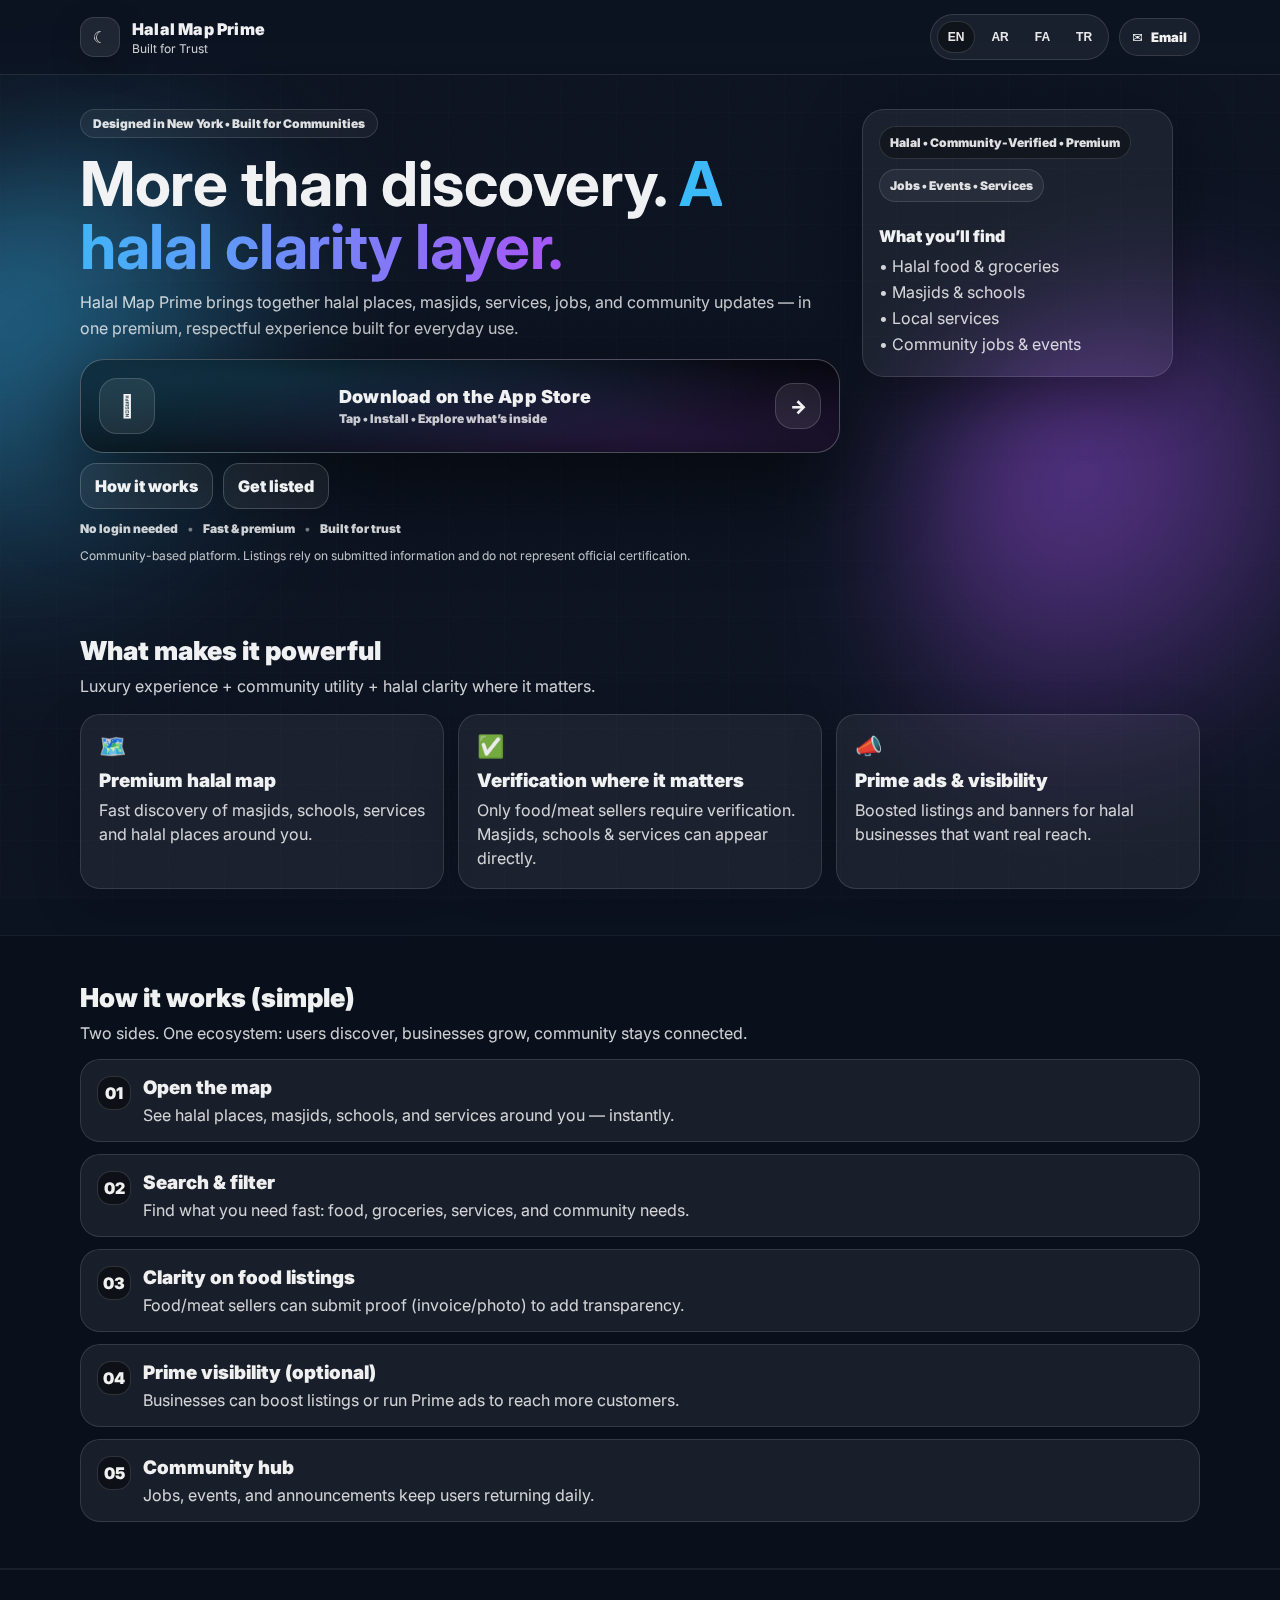
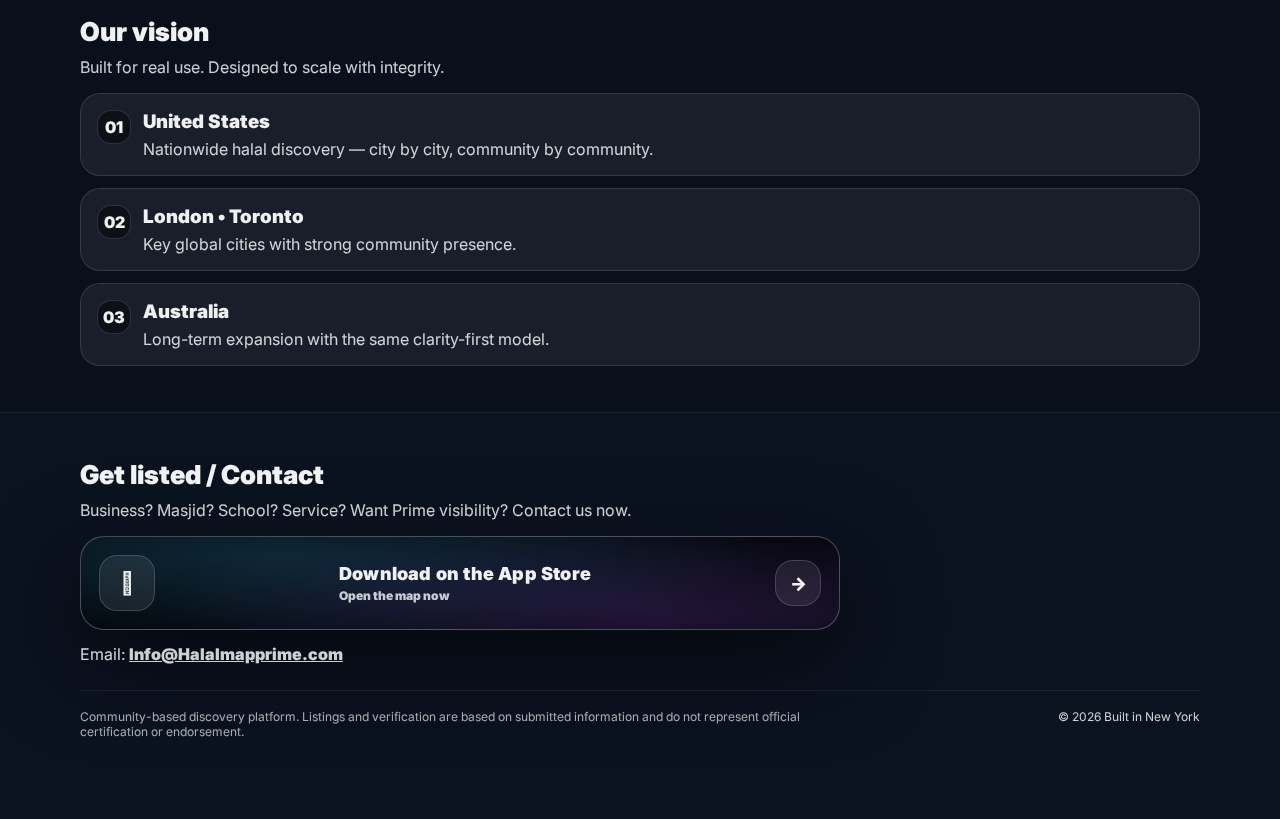
<file: index.html>
<!doctype html>
<html lang="en" dir="ltr" id="root">
<head>
  <meta charset="utf-8" />
  <meta name="viewport" content="width=device-width,initial-scale=1" />
  <meta name="theme-color" content="#0b1220" />

  <title>Halal Map Prime — Built for Trust</title>
  <meta name="description" content="Halal Map Prime brings together halal places, masjids, services, jobs, and community updates — in one premium, respectful experience." />

  <!-- Open Graph -->
  <meta property="og:title" content="Halal Map Prime — Built for Trust" />
  <meta property="og:description" content="Discover halal places, community services, and local businesses with clarity and premium experience." />
  <meta property="og:type" content="website" />

  <!-- Fonts -->
  <link rel="preconnect" href="https://fonts.googleapis.com">
  <link rel="preconnect" href="https://fonts.gstatic.com" crossorigin>
  <link href="https://fonts.googleapis.com/css2?family=Inter:wght@400;600;800;900&family=Tajawal:wght@400;700;900&display=swap" rel="stylesheet">

  <!-- Google Analytics -->
  <script async src="https://www.googletagmanager.com/gtag/js?id=G-VCT0G5HB9W"></script>
  <script>
    window.dataLayer = window.dataLayer || [];
    function gtag(){dataLayer.push(arguments);}
    gtag('js', new Date());
    gtag('config', 'G-VCT0G5HB9W');
  </script>

  <style>
    :root{
      --bg:#0b1220;
      --glass: rgba(255,255,255,.06);
      --glass2: rgba(0,0,0,.55);
      --border: rgba(255,255,255,.14);
      --border2: rgba(255,255,255,.22);
      --text: rgba(255,255,255,.94);
      --muted: rgba(255,255,255,.78);
      --shadow: 0 18px 60px rgba(0,0,0,.35);
      --shadow2: 0 30px 90px rgba(0,0,0,.60);
      --radius: 22px;
    }

    *{ box-sizing:border-box; }
    html,body{ height:100%; }
    body{
      margin:0;
      font-family: Inter, system-ui, -apple-system, Segoe UI, Roboto, Arial, sans-serif;
      background: var(--bg);
      color: var(--text);
      overflow-x:hidden;
    }

    /* Background FX */
    .bg{ position:fixed; inset:0; z-index:-1; overflow:hidden; }
    .orb{ position:absolute; width:560px; height:560px; border-radius:999px; filter: blur(70px); opacity:.55; }
    .orb.a{ left:-170px; top:140px; background: radial-gradient(circle at 30% 30%, #38bdf8, transparent 60%); }
    .orb.b{ right:-180px; bottom:40px; background: radial-gradient(circle at 30% 30%, #a855f7, transparent 60%); }
    .grid{
      position:absolute; inset:0; opacity:.10;
      background-image:
        linear-gradient(rgba(255,255,255,.08) 1px, transparent 1px),
        linear-gradient(90deg, rgba(255,255,255,.08) 1px, transparent 1px);
      background-size: 56px 56px;
    }
    .noise{
      position:absolute; inset:0; opacity:.08;
      background-image: url("data:image/svg+xml,%3Csvg xmlns='http://www.w3.org/2000/svg' width='120' height='120'%3E%3Cfilter id='n'%3E%3CfeTurbulence type='fractalNoise' baseFrequency='.9' numOctaves='3' stitchTiles='stitch'/%3E%3C/filter%3E%3Crect width='120' height='120' filter='url(%23n)' opacity='.35'/%3E%3C/svg%3E");
      mix-blend-mode: overlay;
    }

    .container{ width:min(1120px, 92vw); margin:0 auto; }

    /* Topbar */
    header{
      position:sticky; top:0; z-index:50;
      backdrop-filter: blur(14px);
      -webkit-backdrop-filter: blur(14px);
      background: rgba(11,18,32,.55);
      border-bottom:1px solid rgba(255,255,255,.10);
    }
    .topbar{
      display:flex; align-items:center; justify-content:space-between;
      gap:14px;
      padding: 14px 0;
    }

    .brand{ display:flex; align-items:center; gap:12px; min-width:0; }
    .logo{
      width:40px; height:40px; border-radius:14px;
      background: rgba(255,255,255,.08);
      border:1px solid rgba(255,255,255,.12);
      display:flex; align-items:center; justify-content:center;
      box-shadow: 0 10px 30px rgba(0,0,0,.25);
      flex-shrink:0;
      position:relative;
    }
    .logo span{ opacity:.95; font-weight:900; }
    .brand-title{ font-weight:900; letter-spacing:.2px; white-space:nowrap; overflow:hidden; text-overflow:ellipsis; }
    .brand-sub{ font-size:12px; opacity:.85; margin-top:2px; }

    .right{
      display:flex; align-items:center; gap:10px; flex-wrap:wrap; justify-content:flex-end;
    }

    .lang{
      display:flex; gap:6px;
      padding:6px;
      border-radius:999px;
      background: rgba(255,255,255,.06);
      border:1px solid rgba(255,255,255,.12);
    }
    .lang button{
      cursor:pointer;
      border:0;
      color: rgba(255,255,255,.90);
      background: transparent;
      padding:8px 10px;
      border-radius:999px;
      font-weight:900;
      font-size:12px;
    }
    .lang button.active{
      background: rgba(0,0,0,.40);
      border:1px solid rgba(255,255,255,.14);
    }

    .pill{
      display:inline-flex; align-items:center; gap:8px;
      padding:10px 12px;
      border-radius:999px;
      text-decoration:none;
      color:var(--text);
      background: rgba(255,255,255,.06);
      border:1px solid rgba(255,255,255,.12);
      font-weight:900;
      font-size: 13px;
    }

    /* HERO */
    .hero{ padding: 34px 0 26px; }
    .hero-inner{
      display:grid;
      grid-template-columns: 1.08fr .92fr;
      gap: 22px;
      align-items:start;
    }
    @media (max-width: 960px){
      .hero-inner{ grid-template-columns: 1fr; }
    }

    .kicker{
      display:inline-flex;
      padding: 6px 12px;
      border-radius: 999px;
      border:1px solid rgba(255,255,255,.14);
      background: rgba(255,255,255,.06);
      font-weight: 900;
      font-size: 12px;
      opacity:.92;
    }

    h1{
      margin: 14px 0 0 0;
      font-size: clamp(38px, 4.9vw, 62px);
      line-height: 1.02;
      letter-spacing: -.3px;
    }
    .grad{
      background: linear-gradient(90deg, #38bdf8, #a855f7);
      -webkit-background-clip: text;
      background-clip: text;
      color: transparent;
    }
    .lead{
      margin: 12px 0 0 0;
      color: var(--muted);
      font-size: 16px;
      line-height: 1.58;
      max-width: 76ch;
    }

    /* MEGA Download + 2 secondary buttons */
    .cta-row{
      margin-top: 18px;
      display:flex;
      gap: 10px;
      flex-wrap:wrap;
      align-items:center;
    }

    .cta-mega{
      width: min(760px, 92vw);
      min-height: 92px;
      padding: 18px 18px;
      border-radius: 24px;
      display:flex;
      align-items:center;
      justify-content:space-between;
      gap:14px;

      background:
        radial-gradient(900px 160px at 25% 20%, rgba(56,189,248,.18), transparent 55%),
        radial-gradient(900px 160px at 75% 80%, rgba(168,85,247,.18), transparent 55%),
        rgba(0,0,0,.62);

      border:1px solid rgba(255,255,255,.26);
      box-shadow: var(--shadow2);
      text-decoration:none;
      color: var(--text);
    }
    .cta-mega:hover{ transform: translateY(-2px); transition: .18s ease; }

    .cta-icon{
      width: 56px;
      height: 56px;
      display:flex;
      align-items:center;
      justify-content:center;
      border-radius: 18px;
      font-size: 22px;
      font-weight: 900;
      background: rgba(255,255,255,.08);
      border: 1px solid rgba(255,255,255,.16);
      flex-shrink:0;
    }

    .cta-text{
      display:flex;
      flex-direction:column;
      gap:4px;
      min-width:0;
    }

    .cta-title{
      font-weight: 900;
      font-size: 18px;
      letter-spacing: .2px;
      white-space:nowrap;
      overflow:hidden;
      text-overflow:ellipsis;
    }

    .cta-sub{
      font-size: 12px;
      font-weight: 900;
      opacity: .82;
      white-space:nowrap;
      overflow:hidden;
      text-overflow:ellipsis;
    }

    .cta-arrow{
      width: 46px;
      height: 46px;
      border-radius: 18px;
      display:flex;
      align-items:center;
      justify-content:center;
      font-weight: 900;
      font-size: 18px;
      background: rgba(255,255,255,.08);
      border: 1px solid rgba(255,255,255,.16);
      flex-shrink:0;
    }

    .btn{
      display:inline-flex;
      align-items:center;
      justify-content:center;
      gap:10px;
      padding: 12px 14px;
      border-radius: 16px;
      font-weight: 900;
      text-decoration:none;
      border:1px solid rgba(255,255,255,.18);
      background: rgba(255,255,255,.06);
      color: var(--text);
    }
    .btn:hover{ transform: translateY(-1px); transition: .18s ease; }
    .btn:active{ transform: translateY(0px); }

    @media (max-width: 560px){
      .cta-mega{ min-height: 84px; padding: 16px; }
      .cta-title{ font-size: 16px; }
      .cta-icon{ width: 50px; height: 50px; }
    }

    .micro{
      margin-top: 12px;
      display:flex;
      gap:10px;
      flex-wrap:wrap;
      font-size: 12px;
      font-weight:900;
      opacity:.85;
    }
    .dot{ opacity:.55; }

    .note{
      margin-top: 12px;
      font-size: 12px;
      opacity:.78;
      max-width: 80ch;
    }

    /* Right card */
    .panel{
      border-radius: var(--radius);
      background: rgba(255,255,255,.06);
      border:1px solid rgba(255,255,255,.12);
      box-shadow: var(--shadow);
      overflow:hidden;
    }
    .panel-top{
      padding:16px;
      display:flex;
      gap:10px;
      flex-wrap:wrap;
    }
    .chip{
      padding:8px 10px;
      border-radius:999px;
      border:1px solid rgba(255,255,255,.14);
      background: rgba(0,0,0,.35);
      font-weight: 900;
      font-size: 12px;
      opacity:.92;
    }
    .chip.alt{ background: rgba(255,255,255,.06); }
    .panel-body{ padding: 0 16px 16px; }
    .panel-title{ font-weight: 900; margin: 8px 0 10px 0; }
    .panel-line{ opacity:.86; margin: 6px 0; }

    /* Sections */
    .section{ padding: 46px 0; }
    .section.dark{
      background: rgba(0,0,0,.10);
      border-top:1px solid rgba(255,255,255,.06);
      border-bottom:1px solid rgba(255,255,255,.06);
    }
    .section-head h2{ margin:0; font-size: 26px; font-weight: 900; }
    .section-head p{ margin:10px 0 0 0; opacity:.85; max-width: 78ch; }

    .grid3{
      margin-top: 18px;
      display:grid;
      grid-template-columns: repeat(3, 1fr);
      gap: 14px;
    }
    @media (max-width: 980px){ .grid3{ grid-template-columns:1fr; } }

    .card{
      padding: 18px;
      border-radius: 20px;
      background: rgba(255,255,255,.06);
      border:1px solid rgba(255,255,255,.12);
      box-shadow: 0 16px 50px rgba(0,0,0,.18);
    }
    .card .icon{ font-size: 22px; }
    .card h3{ margin: 10px 0 6px 0; font-weight: 900; }
    .card p{ margin: 0; opacity:.86; line-height: 1.5; }

    .timeline{ margin-top: 16px; display:grid; gap: 12px; }
    .step{
      display:flex; gap: 12px; align-items:flex-start;
      padding: 16px;
      border-radius: 20px;
      background: rgba(255,255,255,.06);
      border:1px solid rgba(255,255,255,.12);
    }
    .badgeNum{
      width: 34px; height: 34px;
      border-radius: 14px;
      display:flex; align-items:center; justify-content:center;
      font-weight: 900;
      background: rgba(0,0,0,.45);
      border:1px solid rgba(255,255,255,.14);
      flex-shrink:0;
    }
    .step h3{ margin:0; font-weight: 900; }
    .step p{ margin: 6px 0 0 0; opacity:.86; }

    footer{ padding: 26px 0 34px; opacity:.86; font-size: 12px; }
    .footer-row{
      display:flex; justify-content:space-between; gap:12px; flex-wrap:wrap;
      border-top:1px solid rgba(255,255,255,.08);
      padding-top: 18px;
    }
    .footer-legal{ max-width: 90ch; opacity:.8; }
  </style>
</head>

<body>
  <div class="bg">
    <div class="orb a"></div>
    <div class="orb b"></div>
    <div class="grid"></div>
    <div class="noise"></div>
  </div>

  <header>
    <div class="container topbar">
      <div class="brand">
        <div class="logo"><span>☾</span></div>
        <div style="min-width:0">
          <div class="brand-title">Halal Map Prime</div>
          <div class="brand-sub" data-i18n="tagline">Built for Trust</div>
        </div>
      </div>

      <div class="right">
        <div class="lang" aria-label="Language">
          <button class="active" data-lang="en" type="button">EN</button>
          <button data-lang="ar" type="button">AR</button>
          <button data-lang="fa" type="button">FA</button>
          <button data-lang="tr" type="button">TR</button>
        </div>

        <a class="pill" href="mailto:Info@Halalmapprime.com"><span aria-hidden="true">✉</span> <span data-i18n="email">Email</span></a>
      </div>
    </div>
  </header>

  <main>
    <!-- HERO -->
    <section class="hero" id="top">
      <div class="container hero-inner">
        <div>
          <div class="kicker" data-i18n="kicker">Designed in New York • Built for Communities</div>

          <h1>
            <span data-i18n="heroTitleA">More than discovery.</span>
            <span class="grad" data-i18n="heroTitleB">A halal clarity layer.</span>
          </h1>

          <p class="lead" data-i18n="heroLead">
            Halal Map Prime brings together halal places, masjids, services, jobs, and community updates —
            in one premium, respectful experience built for everyday use.
          </p>

          <!-- 3 buttons -->
          <div class="cta-row">
            <a class="cta-mega" href="https://apps.apple.com/app/halal-map-prime/id6756825539" target="_blank" rel="noopener">
              <span class="cta-icon"></span>
              <span class="cta-text">
                <span class="cta-title" data-i18n="ctaDownloadText">Download on the App Store</span>
                <span class="cta-sub" data-i18n="ctaDownloadSub">Tap • Install • Explore what’s inside</span>
              </span>
              <span class="cta-arrow">→</span>
            </a>

            <a class="btn" href="#how-it-works" data-i18n="ctaHow">How it works</a>
            <a class="btn" href="#contact" data-i18n="ctaList">Get listed</a>
          </div>

          <div class="micro">
            <span data-i18n="micro1">No login needed</span><span class="dot">•</span>
            <span data-i18n="micro2">Fast & premium</span><span class="dot">•</span>
            <span data-i18n="micro3">Built for trust</span>
          </div>

          <div class="note" data-i18n="disclaimerHero">
            Community-based platform. Listings rely on submitted information and do not represent official certification.
          </div>
        </div>

        <div class="panel">
          <div class="panel-top">
            <div class="chip" data-i18n="chipA">Halal • Community-Verified • Premium</div>
            <div class="chip alt" data-i18n="chipB">Jobs • Events • Services</div>
          </div>
          <div class="panel-body">
            <div class="panel-title" data-i18n="panelTitle">What you’ll find</div>
            <div class="panel-line" data-i18n="panelLine1">• Halal food & groceries</div>
            <div class="panel-line" data-i18n="panelLine2">• Masjids & schools</div>
            <div class="panel-line" data-i18n="panelLine3">• Local services</div>
            <div class="panel-line" data-i18n="panelLine4">• Community jobs & events</div>
          </div>
        </div>
      </div>
    </section>

    <!-- FEATURES -->
    <section class="section" id="features">
      <div class="container">
        <div class="section-head">
          <h2 data-i18n="featuresTitle">What makes it powerful</h2>
          <p data-i18n="featuresLead">Luxury experience + community utility + halal clarity where it matters.</p>
        </div>

        <div class="grid3">
          <article class="card">
            <div class="icon">🗺️</div>
            <h3 data-i18n="f1Title">Premium halal map</h3>
            <p data-i18n="f1Body">Fast discovery of masjids, schools, services and halal places around you.</p>
          </article>

          <article class="card">
            <div class="icon">✅</div>
            <h3 data-i18n="f2Title">Verification where it matters</h3>
            <p data-i18n="f2Body">Only food/meat sellers require verification. Masjids, schools & services can appear directly.</p>
          </article>

          <article class="card">
            <div class="icon">📣</div>
            <h3 data-i18n="f3Title">Prime ads & visibility</h3>
            <p data-i18n="f3Body">Boosted listings and banners for halal businesses that want real reach.</p>
          </article>
        </div>
      </div>
    </section>

    <!-- HOW IT WORKS -->
    <section class="section dark" id="how-it-works">
      <div class="container">
        <div class="section-head">
          <h2 data-i18n="howTitle">How it works (simple)</h2>
          <p data-i18n="howLead">Two sides. One ecosystem: users discover, businesses grow, community stays connected.</p>
        </div>

        <div class="timeline">
          <div class="step">
            <div class="badgeNum">01</div>
            <div>
              <h3 data-i18n="how1Title">Open the map</h3>
              <p data-i18n="how1Body">See halal places, masjids, schools, and services around you — instantly.</p>
            </div>
          </div>

          <div class="step">
            <div class="badgeNum">02</div>
            <div>
              <h3 data-i18n="how2Title">Search & filter</h3>
              <p data-i18n="how2Body">Find what you need fast: food, groceries, services, and community needs.</p>
            </div>
          </div>

          <div class="step">
            <div class="badgeNum">03</div>
            <div>
              <h3 data-i18n="how3Title">Clarity on food listings</h3>
              <p data-i18n="how3Body">Food/meat sellers can submit proof (invoice/photo) to add transparency.</p>
            </div>
          </div>

          <div class="step">
            <div class="badgeNum">04</div>
            <div>
              <h3 data-i18n="how4Title">Prime visibility (optional)</h3>
              <p data-i18n="how4Body">Businesses can boost listings or run Prime ads to reach more customers.</p>
            </div>
          </div>

          <div class="step">
            <div class="badgeNum">05</div>
            <div>
              <h3 data-i18n="how5Title">Community hub</h3>
              <p data-i18n="how5Body">Jobs, events, and announcements keep users returning daily.</p>
            </div>
          </div>
        </div>
      </div>
    </section>

    <!-- VISION (no Dubai) -->
    <section class="section dark" id="vision">
      <div class="container">
        <div class="section-head">
          <h2 data-i18n="visionTitle">Our vision</h2>
          <p data-i18n="visionLead">Built for real use. Designed to scale with integrity.</p>
        </div>

        <div class="timeline">
          <div class="step">
            <div class="badgeNum">01</div>
            <div>
              <h3 data-i18n="v1Title">United States</h3>
              <p data-i18n="v1Body">Nationwide halal discovery — city by city, community by community.</p>
            </div>
          </div>

          <div class="step">
            <div class="badgeNum">02</div>
            <div>
              <h3 data-i18n="v2Title">London • Toronto</h3>
              <p data-i18n="v2Body">Key global cities with strong community presence.</p>
            </div>
          </div>

          <div class="step">
            <div class="badgeNum">03</div>
            <div>
              <h3 data-i18n="v3Title">Australia</h3>
              <p data-i18n="v3Body">Long-term expansion with the same clarity-first model.</p>
            </div>
          </div>
        </div>
      </div>
    </section>

    <!-- CONTACT -->
    <section class="section" id="contact">
      <div class="container">
        <div class="section-head">
          <h2 data-i18n="contactTitle">Get listed / Contact</h2>
          <p data-i18n="contactLead">Business? Masjid? School? Service? Want Prime visibility? Contact us now.</p>
        </div>

        <div style="margin-top:16px;">
          <a class="cta-mega" href="https://apps.apple.com/app/halal-map-prime/id6756825539" target="_blank" rel="noopener">
            <span class="cta-icon"></span>
            <span class="cta-text">
              <span class="cta-title" data-i18n="ctaDownloadText">Download on the App Store</span>
              <span class="cta-sub" data-i18n="ctaDownloadSub2">Open the map now</span>
            </span>
            <span class="cta-arrow">→</span>
          </a>
        </div>

        <div style="margin-top:14px; opacity:.88;">
          <span data-i18n="contactEmailTitle">Email:</span>
          <a href="mailto:Info@Halalmapprime.com" style="color:rgba(255,255,255,.92); font-weight:900;">Info@Halalmapprime.com</a>
        </div>

        <footer>
          <div class="footer-row">
            <div class="footer-legal" data-i18n="footerLegal">
              Community-based discovery platform. Listings and verification are based on submitted information and do not represent official certification or endorsement.
            </div>
            <div>© <span id="year"></span> <span data-i18n="footerBuilt">Built in New York</span></div>
          </div>
        </footer>
      </div>
    </section>
  </main>

  <script>
    document.getElementById('year').textContent = new Date().getFullYear();

    const dict = {
      en: {
        tagline:"Built for Trust",
        email:"Email",
        kicker:"Designed in New York • Built for Communities",
        heroTitleA:"More than discovery.",
        heroTitleB:"A halal clarity layer.",
        heroLead:"Halal Map Prime brings together halal places, masjids, services, jobs, and community updates — in one premium, respectful experience built for everyday use.",
        ctaDownloadText:"Download on the App Store",
        ctaDownloadSub:"Tap • Install • Explore what’s inside",
        ctaDownloadSub2:"Open the map now",
        ctaHow:"How it works",
        ctaList:"Get listed",
        micro1:"No login needed",
        micro2:"Fast & premium",
        micro3:"Built for trust",
        disclaimerHero:"Community-based platform. Listings rely on submitted information and do not represent official certification.",
        chipA:"Halal • Community-Verified • Premium",
        chipB:"Jobs • Events • Services",
        panelTitle:"What you’ll find",
        panelLine1:"• Halal food & groceries",
        panelLine2:"• Masjids & schools",
        panelLine3:"• Local services",
        panelLine4:"• Community jobs & events",
        featuresTitle:"What makes it powerful",
        featuresLead:"Luxury experience + community utility + halal clarity where it matters.",
        f1Title:"Premium halal map",
        f1Body:"Fast discovery of masjids, schools, services and halal places around you.",
        f2Title:"Verification where it matters",
        f2Body:"Only food/meat sellers require verification. Masjids, schools & services can appear directly.",
        f3Title:"Prime ads & visibility",
        f3Body:"Boosted listings and banners for halal businesses that want real reach.",
        howTitle:"How it works (simple)",
        howLead:"Two sides. One ecosystem: users discover, businesses grow, community stays connected.",
        how1Title:"Open the map",
        how1Body:"See halal places, masjids, schools, and services around you — instantly.",
        how2Title:"Search & filter",
        how2Body:"Find what you need fast: food, groceries, services, and community needs.",
        how3Title:"Clarity on food listings",
        how3Body:"Food/meat sellers can submit proof (invoice/photo) to add transparency.",
        how4Title:"Prime visibility (optional)",
        how4Body:"Businesses can boost listings or run Prime ads to reach more customers.",
        how5Title:"Community hub",
        how5Body:"Jobs, events, and announcements keep users returning daily.",
        visionTitle:"Our vision",
        visionLead:"Built for real use. Designed to scale with integrity.",
        v1Title:"United States",
        v1Body:"Nationwide halal discovery — city by city, community by community.",
        v2Title:"London • Toronto",
        v2Body:"Key global cities with strong community presence.",
        v3Title:"Australia",
        v3Body:"Long-term expansion with the same clarity-first model.",
        contactTitle:"Get listed / Contact",
        contactLead:"Business? Masjid? School? Service? Want Prime visibility? Contact us now.",
        contactEmailTitle:"Email:",
        footerLegal:"Community-based discovery platform. Listings and verification are based on submitted information and do not represent official certification or endorsement.",
        footerBuilt:"Built in New York"
      },
      ar: {
        tagline:"مبني على الثقة",
        email:"إيميل",
        kicker:"مصمم في نيويورك • مبني لخدمة المجتمع",
        heroTitleA:"أكثر من مجرد بحث.",
        heroTitleB:"طبقة وضوح حلال.",
        heroLead:"Halal Map Prime يجمع أماكن الحلال، المساجد، الخدمات، الوظائف، وتحديثات المجتمع — بتجربة فخمة ومحترمة للاستخدام اليومي.",
        ctaDownloadText:"تحميل من App Store",
        ctaDownloadSub:"اضغط • ثبّت • وشوف اللي بالداخل",
        ctaDownloadSub2:"افتح الخريطة الآن",
        ctaHow:"كيف يعمل",
        ctaList:"أضف نشاطك",
        micro1:"بدون تسجيل",
        micro2:"سريع وفخم",
        micro3:"مبني على الثقة",
        disclaimerHero:"منصة مجتمعية. الإدخالات تعتمد على معلومات مرسلة ولا تمثل شهادة رسمية.",
        chipA:"حلال • توثيق مجتمعي • فخم",
        chipB:"وظائف • فعاليات • خدمات",
        panelTitle:"شو بتلاقي",
        panelLine1:"• أكل وبقالة حلال",
        panelLine2:"• مساجد ومدارس",
        panelLine3:"• خدمات محلية",
        panelLine4:"• وظائف وفعاليات المجتمع",
        featuresTitle:"ليش قوي؟",
        featuresLead:"فخامة + خدمة مجتمع + وضوح حلال حيث يهم.",
        f1Title:"خريطة حلال فخمة",
        f1Body:"اكتشف المساجد والمدارس والخدمات وأماكن الحلال بسرعة.",
        f2Title:"توثيق حيث يهم",
        f2Body:"التوثيق مطلوب فقط لبائعي الأكل/اللحمة. أما المساجد والمدارس والخدمات فتظهر مباشرة.",
        f3Title:"إعلانات Prime",
        f3Body:"رفع الظهور وإعلانات للبزنس اللي بدها نمو حقيقي.",
        howTitle:"كيف يعمل (ببساطة)",
        howLead:"طرفين… نظام واحد: المستخدم يكتشف، والبزنس يكبر، والمجتمع يتواصل.",
        how1Title:"افتح الخريطة",
        how1Body:"شوف أماكن الحلال والمساجد والمدارس والخدمات حولك فورًا.",
        how2Title:"ابحث وفلتر",
        how2Body:"وصل بسرعة: أكل، بقالة، خدمات، واحتياجات المجتمع.",
        how3Title:"وضوح لقوائم الأكل",
        how3Body:"بائعو الأكل/اللحمة يمكنهم رفع إثبات لزيادة الشفافية.",
        how4Title:"ظهور Prime (اختياري)",
        how4Body:"البزنس تقدر تعزز الظهور أو تعمل إعلانات Prime.",
        how5Title:"مركز المجتمع",
        how5Body:"وظائف وفعاليات وإعلانات تخلي الناس ترجع يوميًا.",
        visionTitle:"رؤيتنا",
        visionLead:"مبني للاستخدام الحقيقي… ومصمم للتوسع بنزاهة.",
        v1Title:"الولايات المتحدة",
        v1Body:"بحث حلال على مستوى أمريكا — مدينة مدينة.",
        v2Title:"لندن • تورنتو",
        v2Body:"مدن عالمية أساسية بحضور قوي للمجتمع.",
        v3Title:"أستراليا",
        v3Body:"توسع طويل المدى بنفس نموذج الوضوح أولاً.",
        contactTitle:"تواصل / أضف نشاطك",
        contactLead:"محل؟ مسجد؟ مدرسة؟ خدمة؟ بدك Prime؟ تواصل معنا.",
        contactEmailTitle:"الإيميل:",
        footerLegal:"منصة مجتمعية. الإدخالات والتوثيق يعتمد على معلومات مرسلة ولا تمثل شهادة أو اعتماد رسمي.",
        footerBuilt:"مبني في نيويورك"
      },
      fa: {
        tagline:"ساخته شده برای اعتماد",
        email:"ایمیل",
        kicker:"طراحی‌شده در نیویورک • برای جامعه",
        heroTitleA:"فراتر از جستجو.",
        heroTitleB:"لایه‌ای از شفافیت حلال.",
        heroLead:"Halal Map Prime مکان‌های حلال، مساجد، خدمات، کارها و بروزرسانی‌های جامعه را در یک تجربه حرفه‌ای و محترمانه جمع می‌کند.",
        ctaDownloadText:"دانلود از App Store",
        ctaDownloadSub:"کلیک • نصب • داخلش رو ببین",
        ctaDownloadSub2:"همین حالا نقشه را باز کن",
        ctaHow:"نحوه کار",
        ctaList:"ثبت کسب‌وکار",
        micro1:"بدون ورود",
        micro2:"سریع و حرفه‌ای",
        micro3:"بر پایه اعتماد",
        disclaimerHero:"پلتفرم جامعه‌محور. اطلاعات ثبت‌شده بر اساس ارسال کاربران است و تأیید رسمی محسوب نمی‌شود.",
        chipA:"حلال • تأیید جامعه • حرفه‌ای",
        chipB:"کار • رویداد • خدمات",
        panelTitle:"چه چیزهایی هست",
        panelLine1:"• غذا و سوپرمارکت حلال",
        panelLine2:"• مسجد و مدرسه",
        panelLine3:"• خدمات محلی",
        panelLine4:"• کارها و رویدادهای جامعه",
        featuresTitle:"چه چیزی قدرتمندش می‌کند",
        featuresLead:"تجربه لوکس + کاربرد اجتماعی + شفافیت حلال.",
        f1Title:"نقشه حلال حرفه‌ای",
        f1Body:"یافتن سریع مسجدها، مدرسه‌ها، خدمات و مکان‌های حلال اطراف شما.",
        f2Title:"تأیید در جای مهم",
        f2Body:"فقط فروشندگان غذا/گوشت نیاز به تأیید دارند؛ مسجدها و خدمات مستقیم نمایش داده می‌شوند.",
        f3Title:"تبلیغات Prime",
        f3Body:"افزایش دیده‌شدن و بنرها برای رشد واقعی کسب‌وکارهای حلال.",
        howTitle:"نحوه کار (ساده)",
        howLead:"دو طرف، یک اکوسیستم: کاربران پیدا می‌کنند، کسب‌وکارها رشد می‌کنند، جامعه وصل می‌ماند.",
        how1Title:"نقشه را باز کن",
        how1Body:"مکان‌های حلال، مسجدها، مدرسه‌ها و خدمات اطرافت را فوراً ببین.",
        how2Title:"جستجو و فیلتر",
        how2Body:"سریع پیدا کن: غذا، سوپرمارکت، خدمات و نیازهای جامعه.",
        how3Title:"شفافیت برای لیست غذا",
        how3Body:"فروشندگان می‌توانند مدارک ارسال کنند تا شفافیت بیشتر شود.",
        how4Title:"دیده‌شدن Prime (اختیاری)",
        how4Body:"کسب‌وکارها می‌توانند لیست را تقویت یا تبلیغ Prime اجرا کنند.",
        how5Title:"مرکز جامعه",
        how5Body:"کارها، رویدادها و اعلان‌ها کاربران را روزانه برمی‌گرداند.",
        visionTitle:"چشم‌انداز ما",
        visionLead:"برای استفاده واقعی ساخته شده و با صداقت مقیاس‌پذیر است.",
        v1Title:"ایالات متحده",
        v1Body:"کشف حلال در سراسر آمریکا — شهر به شهر.",
        v2Title:"لندن • تورنتو",
        v2Body:"شهرهای کلیدی با حضور قوی جامعه.",
        v3Title:"استرالیا",
        v3Body:"گسترش بلندمدت با همان مدل شفافیت.",
        contactTitle:"تماس / ثبت",
        contactLead:"کسب‌وکار؟ مسجد؟ مدرسه؟ خدمات؟ Prime می‌خواهید؟ تماس بگیرید.",
        contactEmailTitle:"ایمیل:",
        footerLegal:"پلتفرم جامعه‌محور. اطلاعات و تأییدها بر اساس ارسال کاربران است و تأیید رسمی نیست.",
        footerBuilt:"ساخته‌شده در نیویورک"
      },
      tr: {
        tagline:"Güven için üretildi",
        email:"E-posta",
        kicker:"New York’ta tasarlandı • Topluluklar için",
        heroTitleA:"Sadece keşif değil.",
        heroTitleB:"Helal netlik katmanı.",
        heroLead:"Halal Map Prime; helal yerleri, camileri, hizmetleri, işleri ve topluluk güncellemelerini premium bir deneyimde birleştirir.",
        ctaDownloadText:"App Store’dan indir",
        ctaDownloadSub:"Tıkla • Kur • İçeri bak",
        ctaDownloadSub2:"Haritayı şimdi aç",
        ctaHow:"Nasıl çalışır",
        ctaList:"İşletmeni ekle",
        micro1:"Giriş gerekmez",
        micro2:"Hızlı ve premium",
        micro3:"Güven odaklı",
        disclaimerHero:"Topluluk tabanlı platform. Listeler gönderilen bilgilere dayanır ve resmi sertifika değildir.",
        chipA:"Helal • Topluluk Onayı • Premium",
        chipB:"İş • Etkinlik • Hizmet",
        panelTitle:"İçeride neler var",
        panelLine1:"• Helal yemek & market",
        panelLine2:"• Cami & okul",
        panelLine3:"• Yerel hizmetler",
        panelLine4:"• Topluluk işleri & etkinlikler",
        featuresTitle:"Güçlü yapan şey",
        featuresLead:"Lüks deneyim + topluluk faydası + helal netlik.",
        f1Title:"Premium helal harita",
        f1Body:"Yakınınızdaki cami, okul, hizmet ve helal yerleri hızlıca bulun.",
        f2Title:"Gereken yerde doğrulama",
        f2Body:"Sadece yemek/et satanlar doğrulama ister. Cami, okul ve hizmetler direkt görünür.",
        f3Title:"Prime reklam & görünürlük",
        f3Body:"Gerçek büyüme isteyen işletmeler için öne çıkarma ve banner reklamlar.",
        howTitle:"Nasıl çalışır (basit)",
        howLead:"İki taraf, tek ekosistem: kullanıcı keşfeder, işletme büyür, topluluk bağlı kalır.",
        how1Title:"Haritayı aç",
        how1Body:"Helal yerleri, camileri, okulları ve hizmetleri anında gör.",
        how2Title:"Ara & filtrele",
        how2Body:"Hızlı bul: yemek, market, hizmet ve topluluk ihtiyaçları.",
        how3Title:"Yemek listelerinde netlik",
        how3Body:"Yemek/et satıcıları şeffaflık için kanıt yükleyebilir.",
        how4Title:"Prime görünürlük (opsiyonel)",
        how4Body:"İşletmeler listeyi güçlendirebilir veya Prime reklam yayınlayabilir.",
        how5Title:"Topluluk merkezi",
        how5Body:"İşler, etkinlikler ve duyurular kullanıcıları günlük geri getirir.",
        visionTitle:"Vizyonumuz",
        visionLead:"Gerçek kullanım için üretildi. Dürüstçe ölçeklenir.",
        v1Title:"Amerika Birleşik Devletleri",
        v1Body:"ABD genelinde helal keşfi — şehir şehir.",
        v2Title:"Londra • Toronto",
        v2Body:"Topluluğun güçlü olduğu kilit şehirler.",
        v3Title:"Avustralya",
        v3Body:"Aynı netlik modeliyle uzun vadeli genişleme.",
        contactTitle:"İletişim / Listele",
        contactLead:"İşletme? Cami? Okul? Hizmet? Prime istiyor musun? Hemen iletişime geç.",
        contactEmailTitle:"E-posta:",
        footerLegal:"Topluluk tabanlı platform. Listeler ve doğrulama gönderilen bilgilere dayanır; resmi onay değildir.",
        footerBuilt:"New York’ta üretildi"
      }
    };

    const root = document.getElementById("root");
    const buttons = document.querySelectorAll(".lang button");

    function applyDirFont(lang){
      const isRtl = (lang === "ar" || lang === "fa");
      root.setAttribute("dir", isRtl ? "rtl" : "ltr");
      root.setAttribute("lang", lang);
      document.body.style.fontFamily = isRtl ? "'Tajawal', system-ui, -apple-system" : "'Inter', system-ui, -apple-system";
    }

    function setLanguage(lang){
      const data = dict[lang] || dict.en;
      applyDirFont(lang);
      document.querySelectorAll("[data-i18n]").forEach(el=>{
        const key = el.getAttribute("data-i18n");
        if (data[key]) el.textContent = data[key];
      });
      buttons.forEach(b => b.classList.toggle("active", b.dataset.lang === lang));
    }

    buttons.forEach(btn=>{
      btn.addEventListener("click", ()=> setLanguage(btn.dataset.lang));
    });

    setLanguage("en");
  </script>
</body>
</html>
</file>
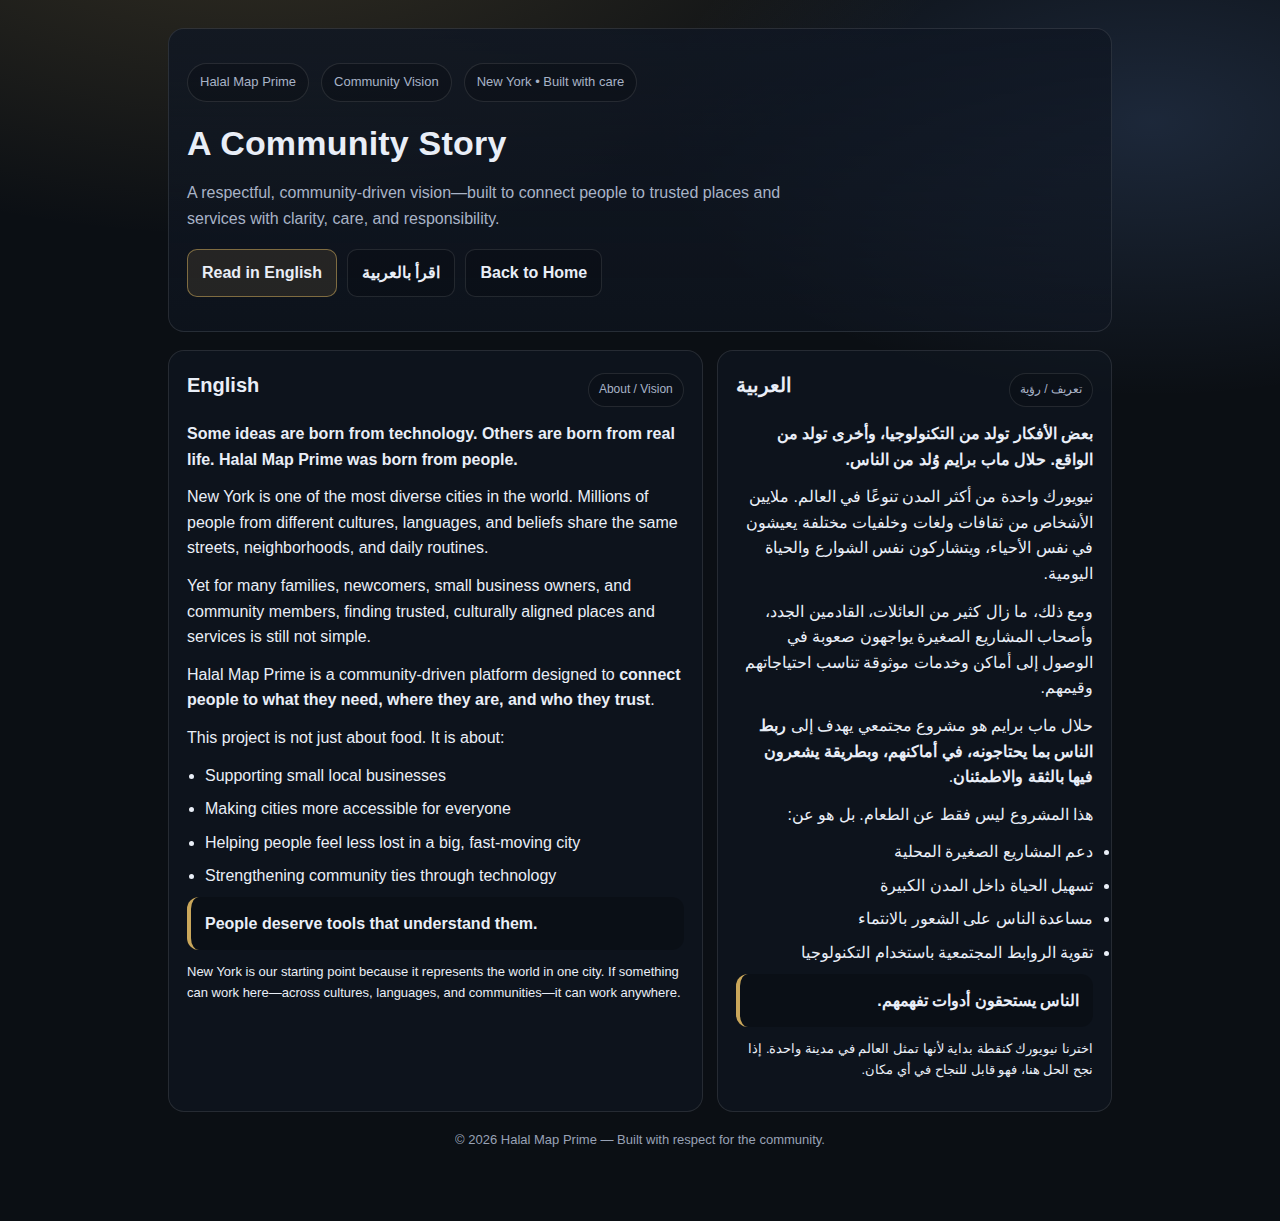
<file: community.html>
<!doctype html>
<html lang="en">
<head>
  <meta charset="utf-8" />
  <meta name="viewport" content="width=device-width, initial-scale=1" />
  <title>Halal Map Prime — Community Story</title>
  <meta name="description" content="Halal Map Prime is a community-driven platform designed to connect people to trusted places and services." />

  <style>
    :root{
      --bg:#0b0f14;
      --card:#101723;
      --text:#e9eef7;
      --muted:#a8b3c7;
      --line:rgba(255,255,255,.10);
      --accent:#caa75b;
      --max: 980px;
    }
    *{box-sizing:border-box}
    body{
      margin:0;
      font-family: -apple-system,BlinkMacSystemFont,"Segoe UI",Roboto,Inter,Arial,sans-serif;
      background: radial-gradient(1200px 600px at 20% -10%, rgba(202,167,91,.22), transparent 60%),
                  radial-gradient(900px 500px at 90% 10%, rgba(120,170,255,.16), transparent 55%),
                  var(--bg);
      color:var(--text);
      line-height:1.6;
    }
    a{color:inherit}
    .wrap{max-width:var(--max); margin:0 auto; padding:28px 18px 70px;}
    header{
      padding:34px 18px;
      border:1px solid var(--line);
      background: linear-gradient(180deg, rgba(16,23,35,.85), rgba(16,23,35,.55));
      border-radius:16px;
      overflow:hidden;
    }
    .brand{
      display:flex; align-items:center; gap:12px; flex-wrap:wrap;
      margin-bottom:14px;
    }
    .badge{
      display:inline-flex; align-items:center; gap:8px;
      padding:8px 12px; border:1px solid var(--line);
      border-radius:999px; color:var(--muted); font-size:13px;
      background: rgba(0,0,0,.18);
    }
    h1{margin:8px 0 10px; font-size:34px; letter-spacing:.2px;}
    .sub{margin:0; color:var(--muted); font-size:16px; max-width:70ch;}
    nav{
      margin-top:18px; display:flex; gap:10px; flex-wrap:wrap;
    }
    .btn{
      display:inline-flex; align-items:center; justify-content:center;
      padding:10px 14px; border-radius:10px;
      border:1px solid var(--line);
      background: rgba(0,0,0,.16);
      text-decoration:none;
      font-weight:600;
    }
    .btn.primary{
      border-color: rgba(202,167,91,.55);
      background: rgba(202,167,91,.12);
    }
    .grid{
      display:grid;
      grid-template-columns: 1fr;
      gap:14px;
      margin-top:18px;
    }
    @media (min-width: 920px){
      .grid{grid-template-columns: 1.15fr .85fr;}
    }
    .card{
      border:1px solid var(--line);
      background: rgba(16,23,35,.55);
      border-radius:16px;
      padding:18px;
    }
    .card h2{margin:0 0 10px; font-size:20px;}
    .card p{margin:0 0 12px; color:var(--text);}
    .muted{color:var(--muted)}
    ul{margin:10px 0 0 18px; padding:0}
    li{margin:8px 0; color:var(--text)}
    .quote{
      margin-top:14px;
      padding:14px 14px;
      border-left:4px solid var(--accent);
      background: rgba(0,0,0,.20);
      border-radius:12px;
      color: var(--text);
      font-weight:600;
    }
    .split{
      display:grid;
      grid-template-columns: 1fr;
      gap:14px;
    }
    @media (min-width: 920px){
      .split{grid-template-columns: 1fr;}
    }
    .lang-title{
      display:flex; align-items:center; justify-content:space-between;
      gap:10px; flex-wrap:wrap;
      margin-bottom:10px;
    }
    .tag{
      font-size:12px; color:var(--muted);
      border:1px solid var(--line);
      padding:6px 10px; border-radius:999px;
      background: rgba(0,0,0,.14);
    }
    .rtl{direction:rtl; text-align:right; font-family: "Geeza Pro","SF Arabic","Tahoma",Arial,sans-serif;}
    footer{
      margin-top:18px;
      color:var(--muted);
      font-size:13px;
      text-align:center;
      opacity:.9;
    }
    .small{font-size:13px}
  </style>
</head>

<body>
  <main class="wrap">

    <header>
      <div class="brand">
        <span class="badge">Halal Map Prime</span>
        <span class="badge">Community Vision</span>
        <span class="badge">New York • Built with care</span>
      </div>

      <h1>A Community Story</h1>
      <p class="sub">
        A respectful, community-driven vision—built to connect people to trusted places and services with clarity, care, and responsibility.
      </p>

      <nav>
        <a class="btn primary" href="#english">Read in English</a>
        <a class="btn" href="#arabic">اقرأ بالعربية</a>
        <a class="btn" href="/">Back to Home</a>
      </nav>
    </header>

    <section class="grid">
      <div class="card" id="english">
        <div class="lang-title">
          <h2>English</h2>
          <span class="tag">About / Vision</span>
        </div>

        <p><strong>Some ideas are born from technology. Others are born from real life. Halal Map Prime was born from people.</strong></p>

        <p>
          New York is one of the most diverse cities in the world. Millions of people from different cultures, languages, and beliefs share the same streets,
          neighborhoods, and daily routines.
        </p>

        <p>
          Yet for many families, newcomers, small business owners, and community members, finding trusted, culturally aligned places and services is still not simple.
        </p>

        <p>
          Halal Map Prime is a community-driven platform designed to <strong>connect people to what they need, where they are, and who they trust</strong>.
        </p>

        <p>This project is not just about food. It is about:</p>
        <ul>
          <li>Supporting small local businesses</li>
          <li>Making cities more accessible for everyone</li>
          <li>Helping people feel less lost in a big, fast-moving city</li>
          <li>Strengthening community ties through technology</li>
        </ul>

        <p class="quote">People deserve tools that understand them.</p>

        <p class="muted small">
          New York is our starting point because it represents the world in one city. If something can work here—across cultures, languages, and communities—it can work anywhere.
        </p>
      </div>

      <aside class="card" id="arabic">
        <div class="lang-title">
          <h2>العربية</h2>
          <span class="tag">تعريف / رؤية</span>
        </div>

        <div class="rtl">
          <p><strong>بعض الأفكار تولد من التكنولوجيا، وأخرى تولد من الواقع. حلال ماب برايم وُلد من الناس.</strong></p>

          <p>
            نيويورك واحدة من أكثر المدن تنوعًا في العالم. ملايين الأشخاص من ثقافات ولغات وخلفيات مختلفة يعيشون في نفس الأحياء، ويتشاركون نفس الشوارع والحياة اليومية.
          </p>

          <p>
            ومع ذلك، ما زال كثير من العائلات، القادمين الجدد، وأصحاب المشاريع الصغيرة يواجهون صعوبة في الوصول إلى أماكن وخدمات موثوقة تناسب احتياجاتهم وقيمهم.
          </p>

          <p>
            حلال ماب برايم هو مشروع مجتمعي يهدف إلى <strong>ربط الناس بما يحتاجونه، في أماكنهم، وبطريقة يشعرون فيها بالثقة والاطمئنان</strong>.
          </p>

          <p>هذا المشروع ليس فقط عن الطعام. بل هو عن:</p>
          <ul>
            <li>دعم المشاريع الصغيرة المحلية</li>
            <li>تسهيل الحياة داخل المدن الكبيرة</li>
            <li>مساعدة الناس على الشعور بالانتماء</li>
            <li>تقوية الروابط المجتمعية باستخدام التكنولوجيا</li>
          </ul>

          <p class="quote">الناس يستحقون أدوات تفهمهم.</p>

          <p class="muted small">
            اخترنا نيويورك كنقطة بداية لأنها تمثل العالم في مدينة واحدة. إذا نجح الحل هنا، فهو قابل للنجاح في أي مكان.
          </p>
        </div>
      </aside>
    </section>

    <footer>
      © <span id="y"></span> Halal Map Prime — Built with respect for the community.
    </footer>

  </main>

  <script>
    document.getElementById('y').textContent = new Date().getFullYear();
  </script>
</body>
</html>
</file>
